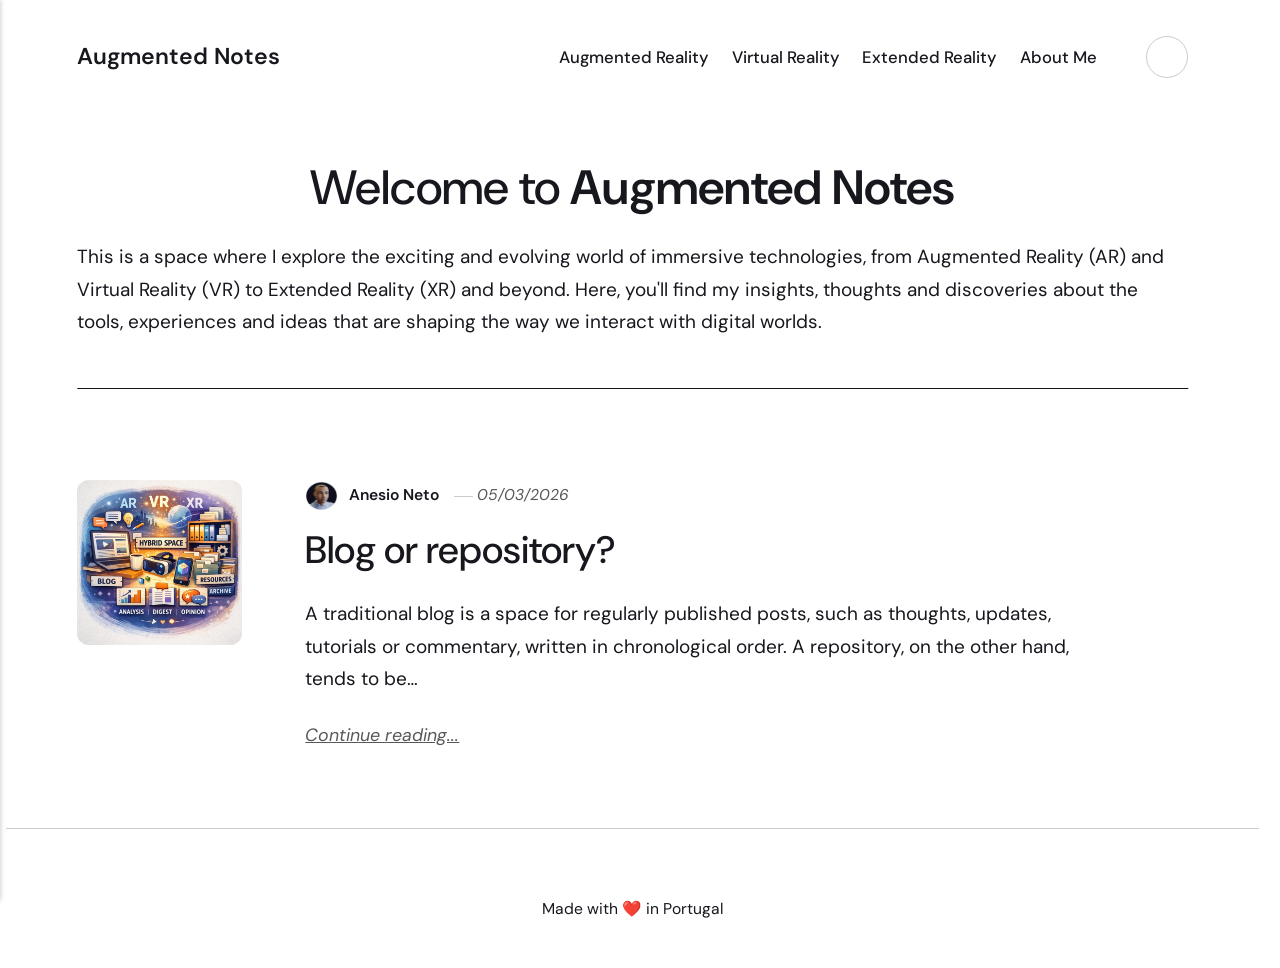
<file: index.html>
<!DOCTYPE html><html lang="en-gb"><head><meta charset="utf-8"><meta http-equiv="X-UA-Compatible" content="IE=edge"><meta name="viewport" content="width=device-width,initial-scale=1"><title>Augmented Notes</title><meta name="generator" content="Publii Open-Source CMS for Static Site"><link rel="canonical" href="https://anesioneto.github.io/"><link rel="alternate" type="application/atom+xml" href="https://anesioneto.github.io/feed.xml" title="Augmented Notes - RSS"><link rel="alternate" type="application/json" href="https://anesioneto.github.io/feed.json" title="Augmented Notes - JSON"><meta property="og:title" content="Augmented Notes"><meta property="og:site_name" content="Augmented Notes"><meta property="og:description" content=""><meta property="og:url" content="https://anesioneto.github.io/"><meta property="og:type" content="website"><link rel="preload" href="https://anesioneto.github.io/assets/dynamic/fonts/dmsans/dmsans.woff2" as="font" type="font/woff2" crossorigin><link rel="preload" href="https://anesioneto.github.io/assets/dynamic/fonts/dmsans/dmsans-italic.woff2" as="font" type="font/woff2" crossorigin><link rel="stylesheet" href="https://anesioneto.github.io/assets/css/style.css?v=a2e77a86ddac9d82e6f6103d65c61962"><script type="application/ld+json">{"@context":"http://schema.org","@type":"Organization","name":"Augmented Notes","url":"https://anesioneto.github.io/"}</script><noscript><style>img[loading] {
                    opacity: 1;
                }</style></noscript></head><body class="home-template"><header class="top js-header"><a class="logo" href="https://anesioneto.github.io/">Augmented Notes</a><nav class="navbar js-navbar"><button class="navbar__toggle js-toggle" aria-label="Menu" aria-haspopup="true" aria-expanded="false"><span class="navbar__toggle-box"><span class="navbar__toggle-inner">Menu</span></span></button><ul class="navbar__menu"><li><a href="https://anesioneto.github.io/augmented-notes-2/" target="_self">Augmented Reality</a></li><li><a href="https://anesioneto.github.io/augmented-notes-2/" target="_self">Virtual Reality</a></li><li><a href="https://anesioneto.github.io/augmented-notes-2/" target="_self">Extended Reality</a></li><li><a href="https://anesioneto.github.io/augmented-notes-2/" target="_self">About Me</a></li></ul></nav><div class="search"><div class="search__overlay js-search-overlay"><div class="wrapper search__overlay-inner"></div></div><button class="search__btn btn--icon js-search-btn" aria-label="Search"><svg height="18" width="18" role="presentation" focusable="false"><use xlink:href="https://anesioneto.github.io/assets/svg/svg-map.svg#search"/></svg></button></div></header><main><div class="hero hero--noimage"><header class="hero__content"><div class="wrapper"><h1 class="align-center">Welcome to <strong>Augmented Notes</strong></h1><p class="align-left">This is a space where I explore the exciting and evolving world of immersive technologies, from Augmented Reality (AR) and Virtual Reality (VR) to Extended Reality (XR) and beyond. Here, you'll find my insights, thoughts and discoveries about the tools, experiences and ideas that are shaping the way we interact with digital worlds. </p></div></header></div><div class="wrapper feed"><article class="feed__item"><figure class="feed__image"><img src="https://anesioneto.github.io/media/posts/3/ChatGPT-Image-Mar-5-2026-08_05_53-PM.png" srcset="https://anesioneto.github.io/media/posts/3/responsive/ChatGPT-Image-Mar-5-2026-08_05_53-PM-xs.png 640w, https://anesioneto.github.io/media/posts/3/responsive/ChatGPT-Image-Mar-5-2026-08_05_53-PM-sm.png 768w, https://anesioneto.github.io/media/posts/3/responsive/ChatGPT-Image-Mar-5-2026-08_05_53-PM-md.png 1024w" sizes="(min-width: 600px) calc(4.38vw + 143px), 87.86vw" loading="lazy" height="1024" width="1024" alt=""></figure><div class="feed__content"><header><div class="feed__meta"><img src="https://anesioneto.github.io/media/website/Avatar-Siemens.png" loading="lazy" height="631" width="550" class="feed__author-thumb" alt=""> <a href="https://anesioneto.github.io/authors/anesio-neto/" class="feed__author">Anesio Neto</a> <time datetime="2026-03-05T18:43" class="feed__date">05/03/2026</time></div><h2 class="feed__title"><a href="https://anesioneto.github.io/hello-world/">Blog or repository?</a></h2></header><p>A traditional blog is a space for regularly published posts, such as thoughts, updates, tutorials or commentary, written in chronological order. A repository, on the other hand, tends to be&hellip;</p><a href="https://anesioneto.github.io/hello-world/" class="readmore feed__readmore">Continue reading...</a></div></article></div></main><footer class="footer"><div class="wrapper"><div class="footer__copyright"><p>Made with ❤️ in Portugal</p></div><button id="backToTop" class="footer__bttop" aria-label="Back to top" title="Back to top"><svg width="20" height="20"><use xlink:href="https://anesioneto.github.io/assets/svg/svg-map.svg#toparrow"/></svg></button></div></footer><script defer="defer" src="https://anesioneto.github.io/assets/js/scripts.min.js?v=d0fc1030089a37f93a2d51bf6d07565c"></script><script>window.publiiThemeMenuConfig={mobileMenuMode:'sidebar',animationSpeed:300,submenuWidth: 'auto',doubleClickTime:500,mobileMenuExpandableSubmenus:true,relatedContainerForOverlayMenuSelector:'.top'};</script><script>var images = document.querySelectorAll('img[loading]');
        for (var i = 0; i < images.length; i++) {
            if (images[i].complete) {
                images[i].classList.add('is-loaded');
            } else {
                images[i].addEventListener('load', function () {
                    this.classList.add('is-loaded');
                }, false);
            }
        }</script></body></html>
</file>
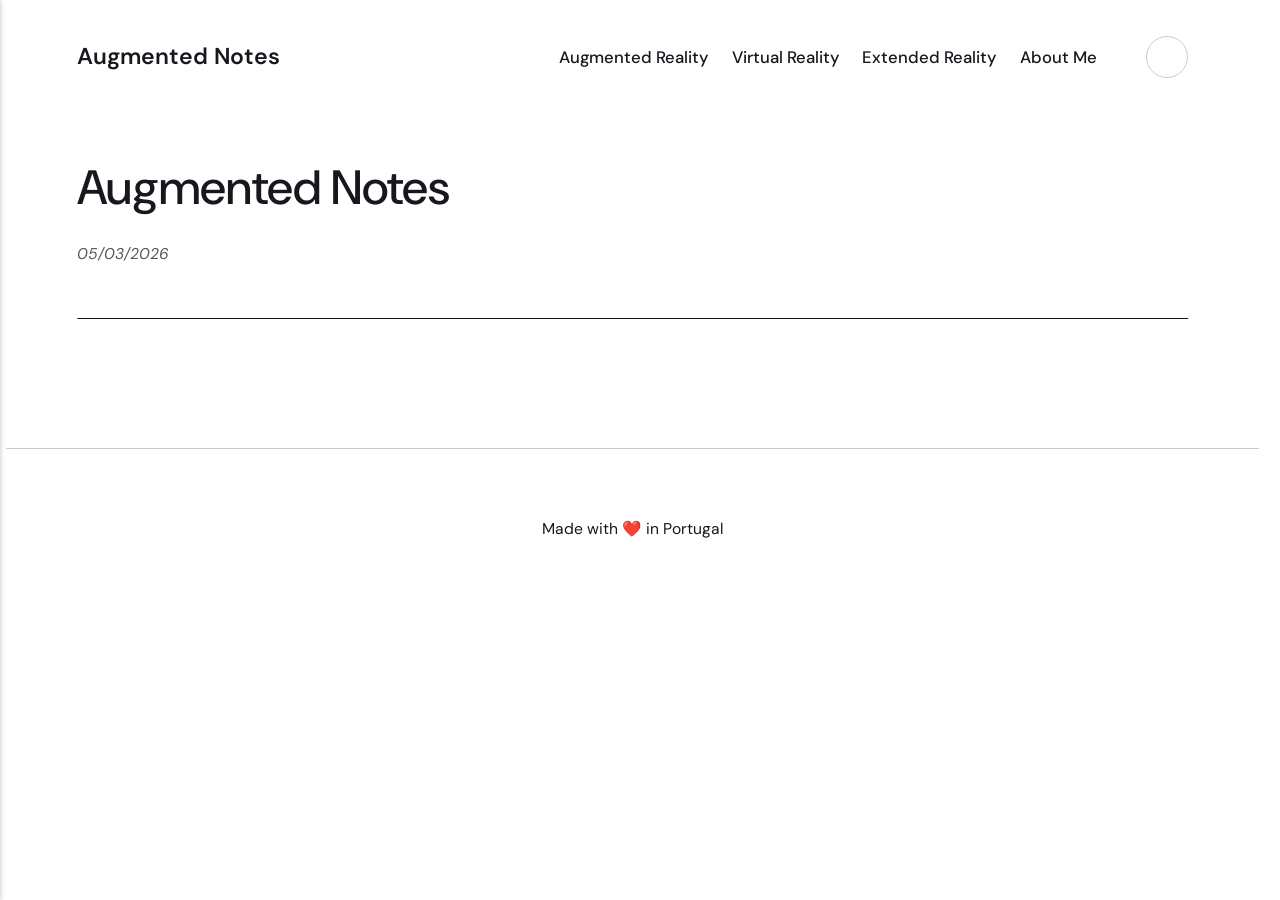
<file: augmented-notes-2/index.html>
<!DOCTYPE html><html lang="en-gb"><head><meta charset="utf-8"><meta http-equiv="X-UA-Compatible" content="IE=edge"><meta name="viewport" content="width=device-width,initial-scale=1"><title>Augmented Notes - Augmented Notes</title><meta name="generator" content="Publii Open-Source CMS for Static Site"><link rel="canonical" href="https://anesioneto.github.io/augmented-notes-2/"><link rel="alternate" type="application/atom+xml" href="https://anesioneto.github.io/feed.xml" title="Augmented Notes - RSS"><link rel="alternate" type="application/json" href="https://anesioneto.github.io/feed.json" title="Augmented Notes - JSON"><meta property="og:title" content="Augmented Notes"><meta property="og:site_name" content="Augmented Notes"><meta property="og:description" content=""><meta property="og:url" content="https://anesioneto.github.io/augmented-notes-2/"><meta property="og:type" content="article"><link rel="preload" href="https://anesioneto.github.io/assets/dynamic/fonts/dmsans/dmsans.woff2" as="font" type="font/woff2" crossorigin><link rel="preload" href="https://anesioneto.github.io/assets/dynamic/fonts/dmsans/dmsans-italic.woff2" as="font" type="font/woff2" crossorigin><link rel="stylesheet" href="https://anesioneto.github.io/assets/css/style.css?v=a2e77a86ddac9d82e6f6103d65c61962"><script type="application/ld+json">{"@context":"http://schema.org","@type":"Article","mainEntityOfPage":{"@type":"WebPage","@id":"https://anesioneto.github.io/augmented-notes-2/"},"headline":"Augmented Notes","datePublished":"2026-03-05T17:54+00:00","dateModified":"2026-03-05T18:12+00:00","description":"","author":{"@type":"Person","name":"Anesio Neto","url":"https://anesioneto.github.io/authors/anesio-neto/"},"publisher":{"@type":"Organization","name":"Anesio Neto"}}</script><noscript><style>img[loading] {
                    opacity: 1;
                }</style></noscript></head><body class="page-template"><header class="top js-header"><a class="logo" href="https://anesioneto.github.io/">Augmented Notes</a><nav class="navbar js-navbar"><button class="navbar__toggle js-toggle" aria-label="Menu" aria-haspopup="true" aria-expanded="false"><span class="navbar__toggle-box"><span class="navbar__toggle-inner">Menu</span></span></button><ul class="navbar__menu"><li class="active"><a href="https://anesioneto.github.io/augmented-notes-2/" target="_self">Augmented Reality</a></li><li class="active"><a href="https://anesioneto.github.io/augmented-notes-2/" target="_self">Virtual Reality</a></li><li class="active"><a href="https://anesioneto.github.io/augmented-notes-2/" target="_self">Extended Reality</a></li><li class="active"><a href="https://anesioneto.github.io/augmented-notes-2/" target="_self">About Me</a></li></ul></nav><div class="search"><div class="search__overlay js-search-overlay"><div class="wrapper search__overlay-inner"></div></div><button class="search__btn btn--icon js-search-btn" aria-label="Search"><svg height="18" width="18" role="presentation" focusable="false"><use xlink:href="https://anesioneto.github.io/assets/svg/svg-map.svg#search"/></svg></button></div></header><main class="page"><article class="content"><div class="hero hero--noimage"><header class="hero__content"><div class="wrapper"><h1>Augmented Notes</h1><div class="feed__meta content__meta"><time datetime="2026-03-05T17:54" class="feed__date">05/03/2026</time></div></div></header></div><div class="entry-wrapper content__entry"></div></article></main><footer class="footer"><div class="wrapper"><div class="footer__copyright"><p>Made with ❤️ in Portugal</p></div><button id="backToTop" class="footer__bttop" aria-label="Back to top" title="Back to top"><svg width="20" height="20"><use xlink:href="https://anesioneto.github.io/assets/svg/svg-map.svg#toparrow"/></svg></button></div></footer><script defer="defer" src="https://anesioneto.github.io/assets/js/scripts.min.js?v=d0fc1030089a37f93a2d51bf6d07565c"></script><script>window.publiiThemeMenuConfig={mobileMenuMode:'sidebar',animationSpeed:300,submenuWidth: 'auto',doubleClickTime:500,mobileMenuExpandableSubmenus:true,relatedContainerForOverlayMenuSelector:'.top'};</script><script>var images = document.querySelectorAll('img[loading]');
        for (var i = 0; i < images.length; i++) {
            if (images[i].complete) {
                images[i].classList.add('is-loaded');
            } else {
                images[i].addEventListener('load', function () {
                    this.classList.add('is-loaded');
                }, false);
            }
        }</script></body></html>
</file>
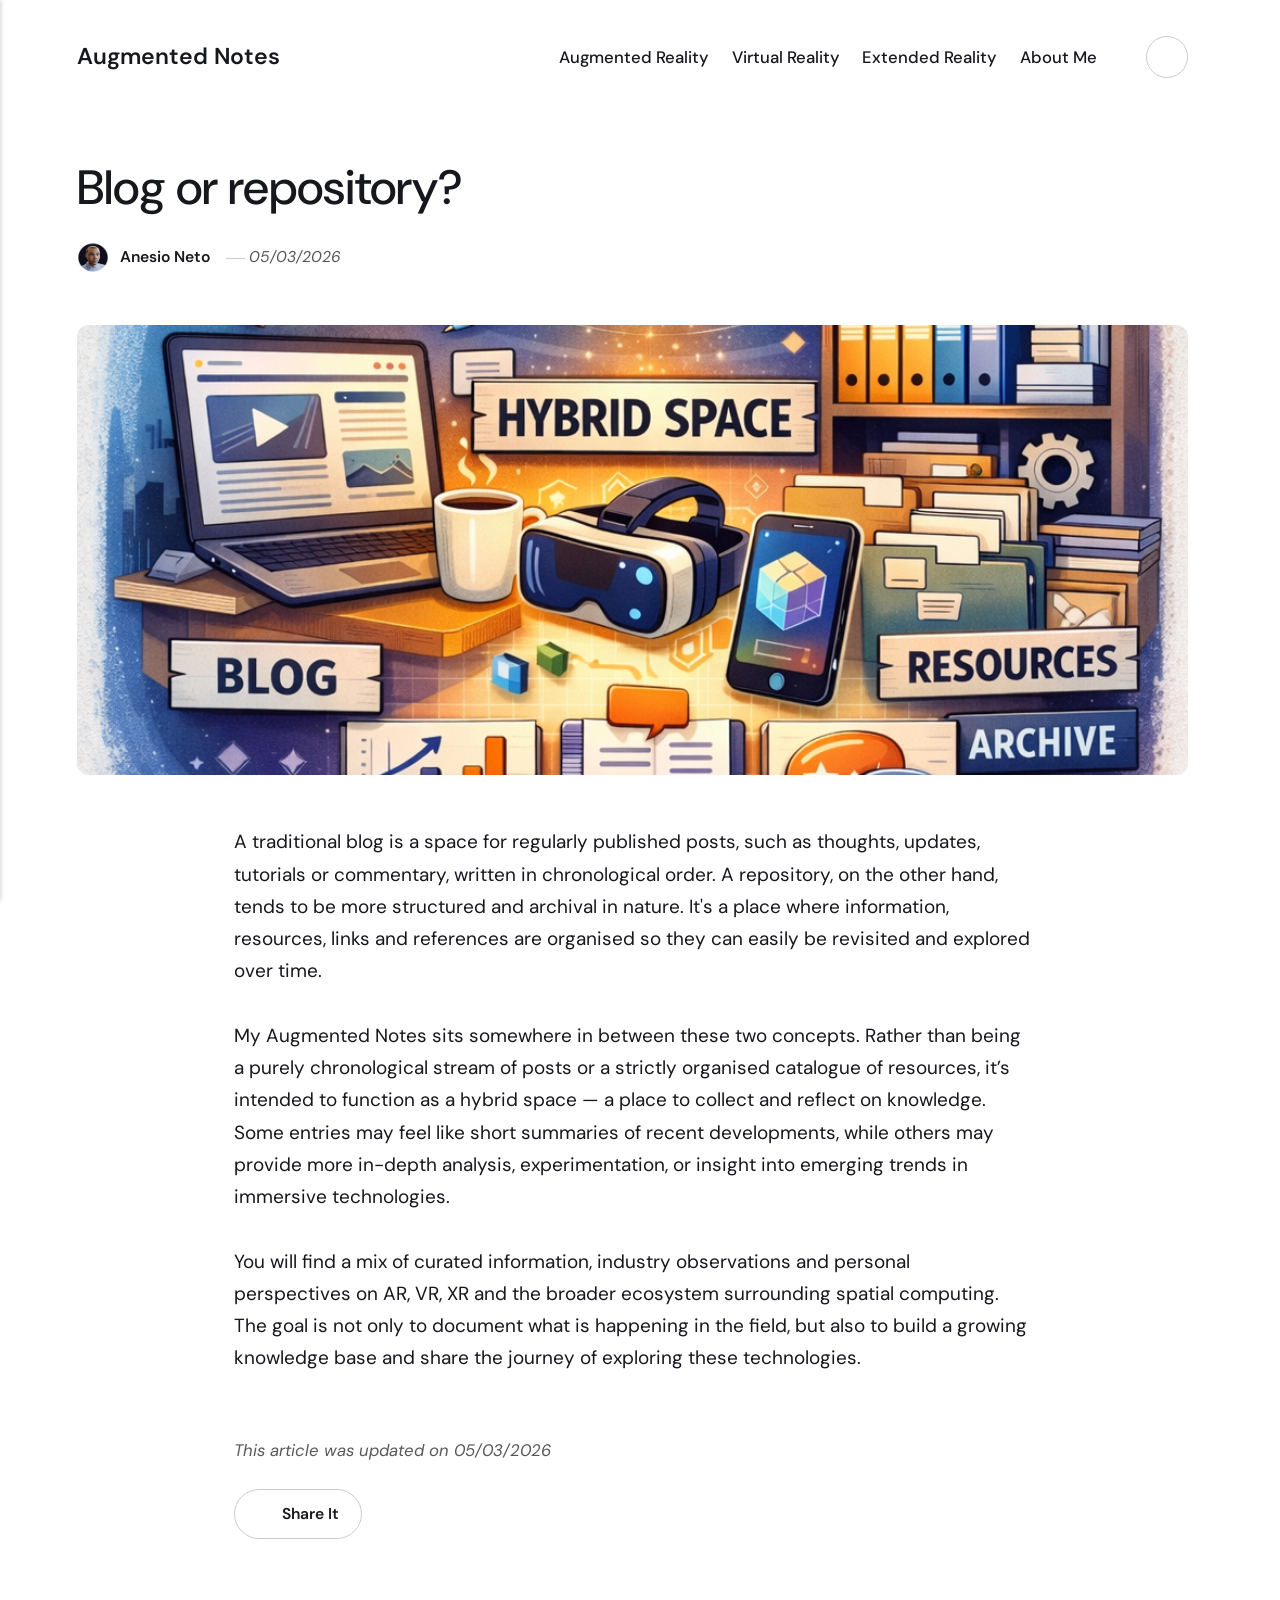
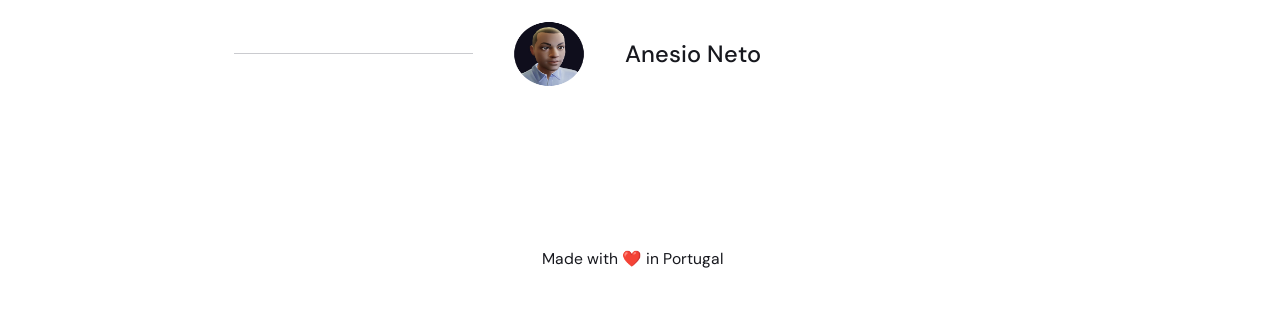
<file: hello-world/index.html>
<!DOCTYPE html><html lang="en-gb"><head><meta charset="utf-8"><meta http-equiv="X-UA-Compatible" content="IE=edge"><meta name="viewport" content="width=device-width,initial-scale=1"><title>Blog or repository? - Augmented Notes</title><meta name="description" content="A traditional blog is a space for regularly published posts, such as thoughts, updates, tutorials or commentary, written in chronological order. A repository, on the other hand, tends to be&hellip;"><meta name="generator" content="Publii Open-Source CMS for Static Site"><link rel="canonical" href="https://anesioneto.github.io/hello-world/"><link rel="alternate" type="application/atom+xml" href="https://anesioneto.github.io/feed.xml" title="Augmented Notes - RSS"><link rel="alternate" type="application/json" href="https://anesioneto.github.io/feed.json" title="Augmented Notes - JSON"><meta property="og:title" content="Blog or repository?"><meta property="og:image" content="https://anesioneto.github.io/media/posts/3/ChatGPT-Image-Mar-5-2026-08_05_53-PM.png"><meta property="og:image:width" content="1024"><meta property="og:image:height" content="1024"><meta property="og:site_name" content="Augmented Notes"><meta property="og:description" content="A traditional blog is a space for regularly published posts, such as thoughts, updates, tutorials or commentary, written in chronological order. A repository, on the other hand, tends to be&hellip;"><meta property="og:url" content="https://anesioneto.github.io/hello-world/"><meta property="og:type" content="article"><link rel="preload" href="https://anesioneto.github.io/assets/dynamic/fonts/dmsans/dmsans.woff2" as="font" type="font/woff2" crossorigin><link rel="preload" href="https://anesioneto.github.io/assets/dynamic/fonts/dmsans/dmsans-italic.woff2" as="font" type="font/woff2" crossorigin><link rel="stylesheet" href="https://anesioneto.github.io/assets/css/style.css?v=a2e77a86ddac9d82e6f6103d65c61962"><script type="application/ld+json">{"@context":"http://schema.org","@type":"Article","mainEntityOfPage":{"@type":"WebPage","@id":"https://anesioneto.github.io/hello-world/"},"headline":"Blog or repository?","datePublished":"2026-03-05T18:43+00:00","dateModified":"2026-03-05T20:06+00:00","image":{"@type":"ImageObject","url":"https://anesioneto.github.io/media/posts/3/ChatGPT-Image-Mar-5-2026-08_05_53-PM.png","height":1024,"width":1024},"description":"A traditional blog is a space for regularly published posts, such as thoughts, updates, tutorials or commentary, written in chronological order. A repository, on the other hand, tends to be&hellip;","author":{"@type":"Person","name":"Anesio Neto","url":"https://anesioneto.github.io/authors/anesio-neto/"},"publisher":{"@type":"Organization","name":"Anesio Neto"}}</script><noscript><style>img[loading] {
                    opacity: 1;
                }</style></noscript></head><body class="post-template"><header class="top js-header"><a class="logo" href="https://anesioneto.github.io/">Augmented Notes</a><nav class="navbar js-navbar"><button class="navbar__toggle js-toggle" aria-label="Menu" aria-haspopup="true" aria-expanded="false"><span class="navbar__toggle-box"><span class="navbar__toggle-inner">Menu</span></span></button><ul class="navbar__menu"><li><a href="https://anesioneto.github.io/augmented-notes-2/" target="_self">Augmented Reality</a></li><li><a href="https://anesioneto.github.io/augmented-notes-2/" target="_self">Virtual Reality</a></li><li><a href="https://anesioneto.github.io/augmented-notes-2/" target="_self">Extended Reality</a></li><li><a href="https://anesioneto.github.io/augmented-notes-2/" target="_self">About Me</a></li></ul></nav><div class="search"><div class="search__overlay js-search-overlay"><div class="wrapper search__overlay-inner"></div></div><button class="search__btn btn--icon js-search-btn" aria-label="Search"><svg height="18" width="18" role="presentation" focusable="false"><use xlink:href="https://anesioneto.github.io/assets/svg/svg-map.svg#search"/></svg></button></div></header><main class="post"><article class="content"><div class="hero"><header class="hero__content"><div class="wrapper"><h1>Blog or repository?</h1><div class="feed__meta content__meta"><img src="https://anesioneto.github.io/media/website/Avatar-Siemens.png" loading="eager" height="631" width="550" class="feed__author-thumb" alt=""> <a href="https://anesioneto.github.io/authors/anesio-neto/" class="feed__author">Anesio Neto</a> <time datetime="2026-03-05T18:43" class="feed__date">05/03/2026</time></div></div></header><figure class="hero__image"><div class="hero__image-wrapper"><img src="https://anesioneto.github.io/media/posts/3/ChatGPT-Image-Mar-5-2026-08_05_53-PM.png" srcset="https://anesioneto.github.io/media/posts/3/responsive/ChatGPT-Image-Mar-5-2026-08_05_53-PM-xs.png 640w, https://anesioneto.github.io/media/posts/3/responsive/ChatGPT-Image-Mar-5-2026-08_05_53-PM-sm.png 768w, https://anesioneto.github.io/media/posts/3/responsive/ChatGPT-Image-Mar-5-2026-08_05_53-PM-md.png 1024w, https://anesioneto.github.io/media/posts/3/responsive/ChatGPT-Image-Mar-5-2026-08_05_53-PM-lg.png 1366w, https://anesioneto.github.io/media/posts/3/responsive/ChatGPT-Image-Mar-5-2026-08_05_53-PM-xl.png 1600w, https://anesioneto.github.io/media/posts/3/responsive/ChatGPT-Image-Mar-5-2026-08_05_53-PM-2xl.png 1920w" sizes="88vw" loading="eager" height="1024" width="1024" alt=""></div></figure></div><div class="entry-wrapper content__entry"><p>A traditional blog is a space for regularly published posts, such as thoughts, updates, tutorials or commentary, written in chronological order. A repository, on the other hand, tends to be more structured and archival in nature. It's a place where information, resources, links and references are organised so they can easily be revisited and explored over time.<br><br>My Augmented Notes sits somewhere in between these two concepts. Rather than being a purely chronological stream of posts or a strictly organised catalogue of resources, it’s intended to function as a hybrid space — a place to collect and reflect on knowledge. Some entries may feel like short summaries of recent developments, while others may provide more in-depth analysis, experimentation, or insight into emerging trends in immersive technologies.<br><br>You will find a mix of curated information, industry observations and personal perspectives on AR, VR, XR and the broader ecosystem surrounding spatial computing. The goal is not only to document what is happening in the field, but also to build a growing knowledge base and share the journey of exploring these technologies.</p></div><footer class="content__footer"><div class="entry-wrapper"><p class="content__updated">This article was updated on 05/03/2026</p><div class="content__actions"><div class="content__share"><button class="btn--icon content__share-button js-content__share-button"><svg width="20" height="20" aria-hidden="true"><use xlink:href="https://anesioneto.github.io/assets/svg/svg-map.svg#share"></use></svg> <span>Share It</span></button><div class="content__share-popup js-content__share-popup"><a href="https://www.linkedin.com/sharing/share-offsite/?url=https%3A%2F%2Fanesioneto.github.io%2Fhello-world%2F" class="js-share linkedin" rel="nofollow noopener noreferrer"><svg class="icon" aria-hidden="true" focusable="false"><use xlink:href="https://anesioneto.github.io/assets/svg/svg-map.svg#linkedin"/></svg> <span>LinkedIn</span> </a><a href="https://api.whatsapp.com/send?text=Blog%20or%20repository%3F https%3A%2F%2Fanesioneto.github.io%2Fhello-world%2F" class="js-share whatsapp" rel="nofollow noopener noreferrer"><svg class="icon" aria-hidden="true" focusable="false"><use xlink:href="https://anesioneto.github.io/assets/svg/svg-map.svg#whatsapp"/></svg> <span>WhatsApp</span></a></div></div></div><div class="content__bio bio"><img src="https://anesioneto.github.io/media/website/Avatar-Siemens.png" loading="lazy" height="631" width="550" class="bio__avatar" alt=""><div><h3 class="h4 bio__name"><a href="https://anesioneto.github.io/authors/anesio-neto/" rel="author">Anesio Neto</a></h3></div></div></div></footer></article></main><footer class="footer footer--glued"><div class="wrapper"><div class="footer__copyright"><p>Made with ❤️ in Portugal</p></div><button id="backToTop" class="footer__bttop" aria-label="Back to top" title="Back to top"><svg width="20" height="20"><use xlink:href="https://anesioneto.github.io/assets/svg/svg-map.svg#toparrow"/></svg></button></div></footer><script defer="defer" src="https://anesioneto.github.io/assets/js/scripts.min.js?v=d0fc1030089a37f93a2d51bf6d07565c"></script><script>window.publiiThemeMenuConfig={mobileMenuMode:'sidebar',animationSpeed:300,submenuWidth: 'auto',doubleClickTime:500,mobileMenuExpandableSubmenus:true,relatedContainerForOverlayMenuSelector:'.top'};</script><script>var images = document.querySelectorAll('img[loading]');
        for (var i = 0; i < images.length; i++) {
            if (images[i].complete) {
                images[i].classList.add('is-loaded');
            } else {
                images[i].addEventListener('load', function () {
                    this.classList.add('is-loaded');
                }, false);
            }
        }</script></body></html>
</file>
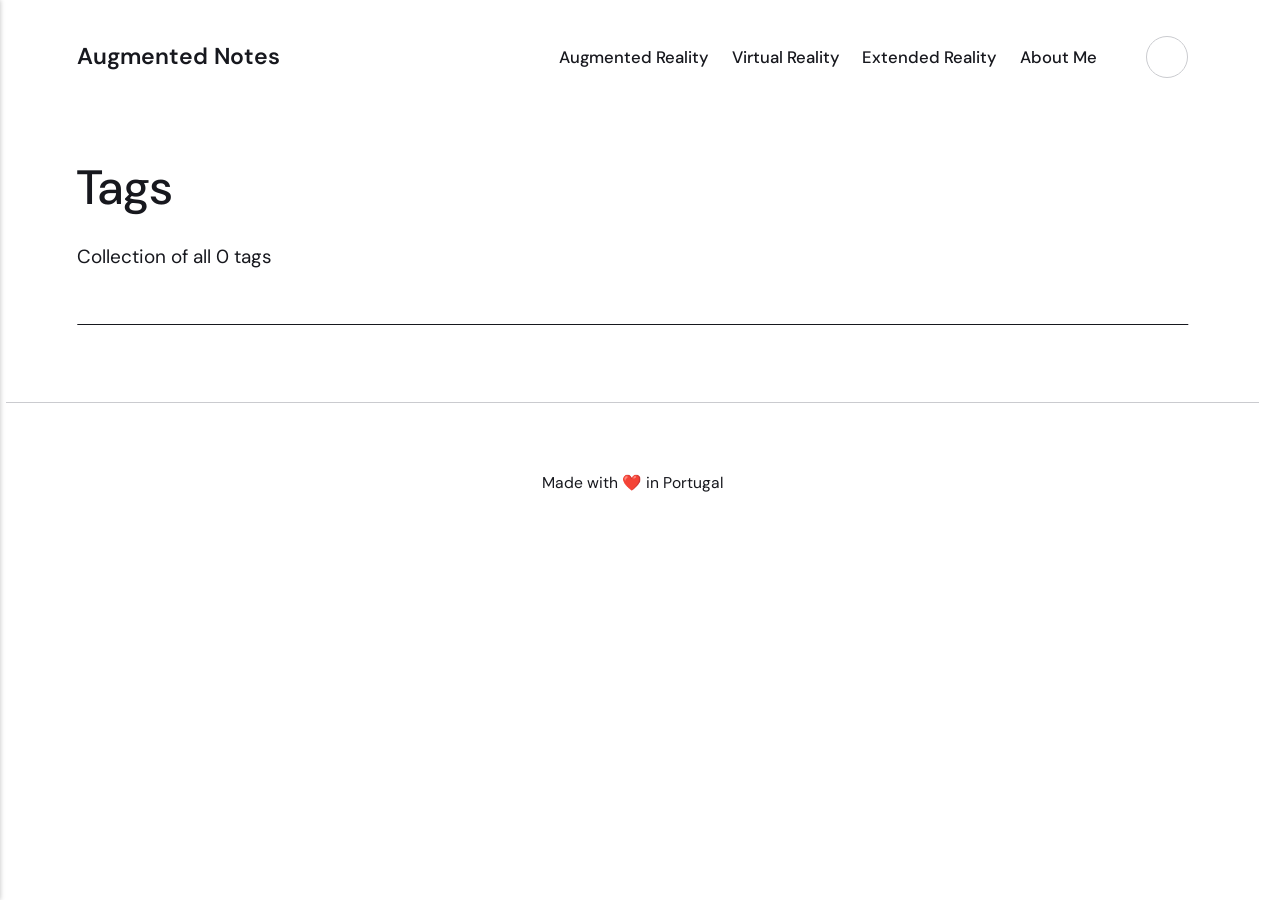
<file: tags/index.html>
<!DOCTYPE html><html lang="en-gb"><head><meta charset="utf-8"><meta http-equiv="X-UA-Compatible" content="IE=edge"><meta name="viewport" content="width=device-width,initial-scale=1"><title>All tags - Augmented Notes</title><meta name="robots" content="noindex, follow"><meta name="generator" content="Publii Open-Source CMS for Static Site"><link rel="alternate" type="application/atom+xml" href="https://anesioneto.github.io/feed.xml" title="Augmented Notes - RSS"><link rel="alternate" type="application/json" href="https://anesioneto.github.io/feed.json" title="Augmented Notes - JSON"><meta property="og:title" content="Augmented Notes"><meta property="og:site_name" content="Augmented Notes"><meta property="og:description" content=""><meta property="og:url" content="https://anesioneto.github.io/tags/"><meta property="og:type" content="website"><link rel="preload" href="https://anesioneto.github.io/assets/dynamic/fonts/dmsans/dmsans.woff2" as="font" type="font/woff2" crossorigin><link rel="preload" href="https://anesioneto.github.io/assets/dynamic/fonts/dmsans/dmsans-italic.woff2" as="font" type="font/woff2" crossorigin><link rel="stylesheet" href="https://anesioneto.github.io/assets/css/style.css?v=a2e77a86ddac9d82e6f6103d65c61962"><script type="application/ld+json">{"@context":"http://schema.org","@type":"Organization","name":"Augmented Notes","url":"https://anesioneto.github.io/"}</script><noscript><style>img[loading] {
                    opacity: 1;
                }</style></noscript></head><body class="tags-template"><header class="top js-header"><a class="logo" href="https://anesioneto.github.io/">Augmented Notes</a><nav class="navbar js-navbar"><button class="navbar__toggle js-toggle" aria-label="Menu" aria-haspopup="true" aria-expanded="false"><span class="navbar__toggle-box"><span class="navbar__toggle-inner">Menu</span></span></button><ul class="navbar__menu"><li><a href="https://anesioneto.github.io/augmented-notes-2/" target="_self">Augmented Reality</a></li><li><a href="https://anesioneto.github.io/augmented-notes-2/" target="_self">Virtual Reality</a></li><li><a href="https://anesioneto.github.io/augmented-notes-2/" target="_self">Extended Reality</a></li><li><a href="https://anesioneto.github.io/augmented-notes-2/" target="_self">About Me</a></li></ul></nav><div class="search"><div class="search__overlay js-search-overlay"><div class="wrapper search__overlay-inner"></div></div><button class="search__btn btn--icon js-search-btn" aria-label="Search"><svg height="18" width="18" role="presentation" focusable="false"><use xlink:href="https://anesioneto.github.io/assets/svg/svg-map.svg#search"/></svg></button></div></header><main class="page page--tags"><div class="hero hero--noimage"><header class="hero__content"><div class="wrapper"><h1>Tags</h1><p class="page__desc">Collection of all 0 tags</p></div></header></div><div class="wrapper"><ul class="feed feed--grid"></ul></div></main><footer class="footer"><div class="wrapper"><div class="footer__copyright"><p>Made with ❤️ in Portugal</p></div><button id="backToTop" class="footer__bttop" aria-label="Back to top" title="Back to top"><svg width="20" height="20"><use xlink:href="https://anesioneto.github.io/assets/svg/svg-map.svg#toparrow"/></svg></button></div></footer><script defer="defer" src="https://anesioneto.github.io/assets/js/scripts.min.js?v=d0fc1030089a37f93a2d51bf6d07565c"></script><script>window.publiiThemeMenuConfig={mobileMenuMode:'sidebar',animationSpeed:300,submenuWidth: 'auto',doubleClickTime:500,mobileMenuExpandableSubmenus:true,relatedContainerForOverlayMenuSelector:'.top'};</script><script>var images = document.querySelectorAll('img[loading]');
        for (var i = 0; i < images.length; i++) {
            if (images[i].complete) {
                images[i].classList.add('is-loaded');
            } else {
                images[i].addEventListener('load', function () {
                    this.classList.add('is-loaded');
                }, false);
            }
        }</script></body></html>
</file>
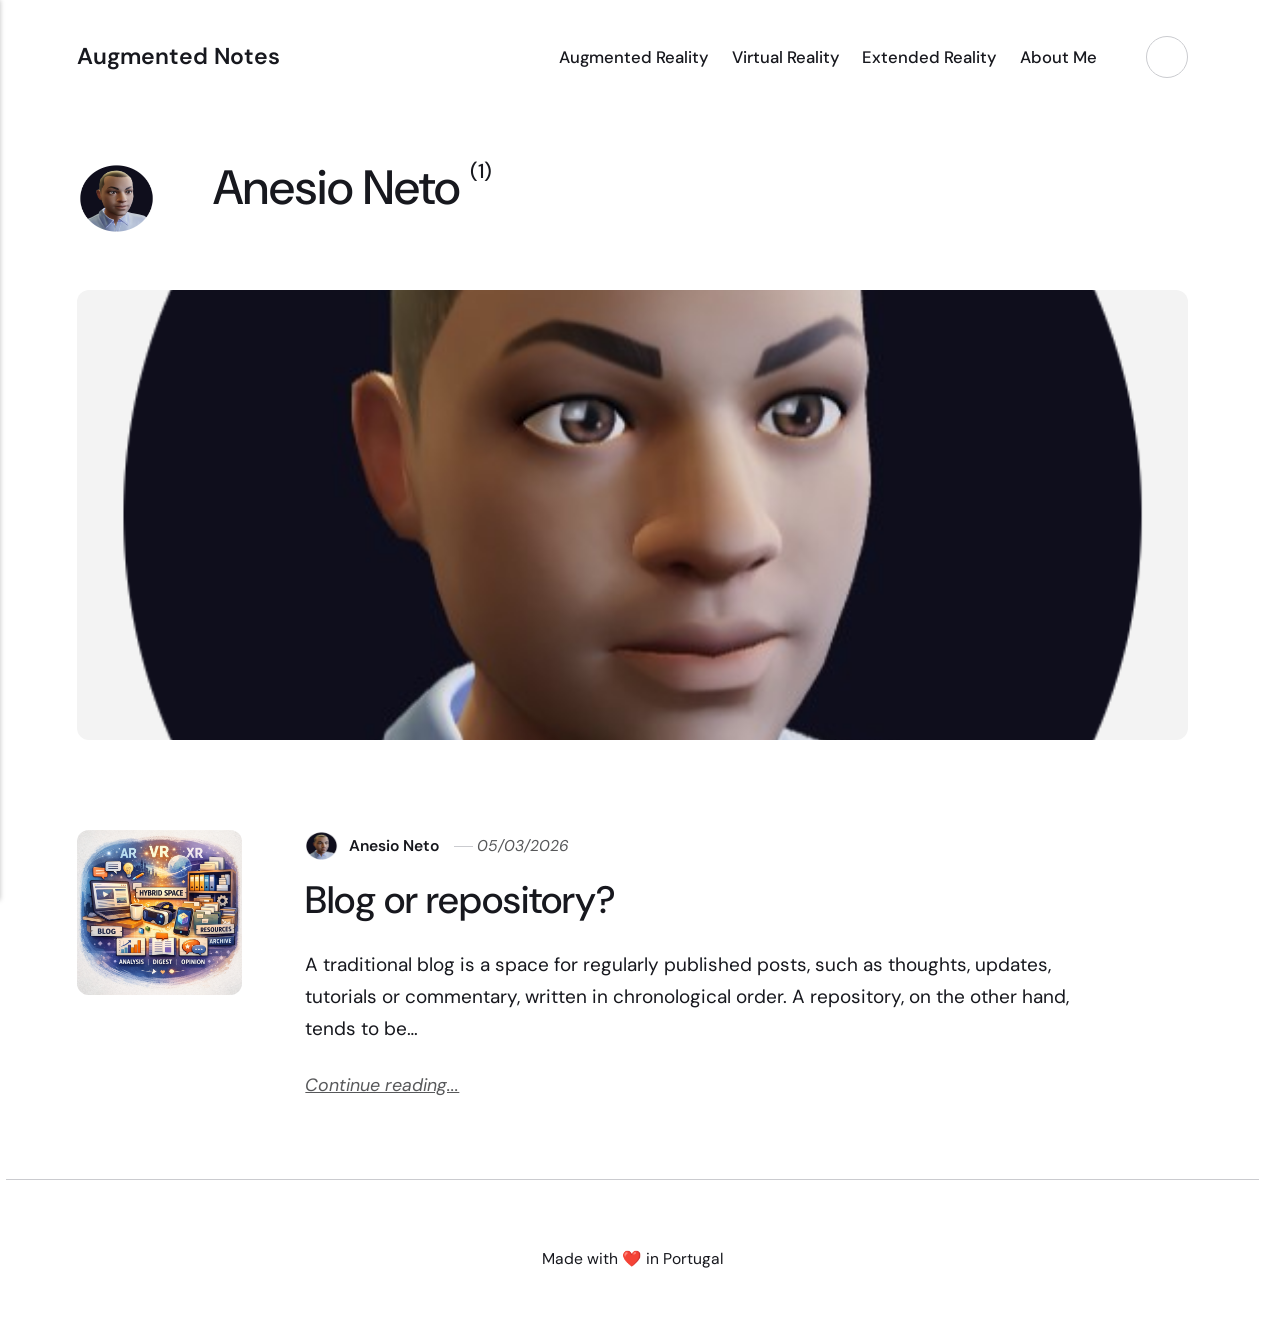
<file: authors/anesio-neto/index.html>
<!DOCTYPE html><html lang="en-gb"><head><meta charset="utf-8"><meta http-equiv="X-UA-Compatible" content="IE=edge"><meta name="viewport" content="width=device-width,initial-scale=1"><title>Author: Anesio Neto - Augmented Notes</title><meta name="robots" content="noindex, follow"><meta name="generator" content="Publii Open-Source CMS for Static Site"><link rel="alternate" type="application/atom+xml" href="https://anesioneto.github.io/feed.xml" title="Augmented Notes - RSS"><link rel="alternate" type="application/json" href="https://anesioneto.github.io/feed.json" title="Augmented Notes - JSON"><meta property="og:title" content="Anesio Neto"><meta property="og:site_name" content="Augmented Notes"><meta property="og:description" content=""><meta property="og:url" content="https://anesioneto.github.io/authors/anesio-neto/"><meta property="og:type" content="website"><link rel="preload" href="https://anesioneto.github.io/assets/dynamic/fonts/dmsans/dmsans.woff2" as="font" type="font/woff2" crossorigin><link rel="preload" href="https://anesioneto.github.io/assets/dynamic/fonts/dmsans/dmsans-italic.woff2" as="font" type="font/woff2" crossorigin><link rel="stylesheet" href="https://anesioneto.github.io/assets/css/style.css?v=a2e77a86ddac9d82e6f6103d65c61962"><script type="application/ld+json">{"@context":"http://schema.org","@type":"Organization","name":"Augmented Notes","url":"https://anesioneto.github.io/"}</script><noscript><style>img[loading] {
                    opacity: 1;
                }</style></noscript></head><body class="author-template"><header class="top js-header"><a class="logo" href="https://anesioneto.github.io/">Augmented Notes</a><nav class="navbar js-navbar"><button class="navbar__toggle js-toggle" aria-label="Menu" aria-haspopup="true" aria-expanded="false"><span class="navbar__toggle-box"><span class="navbar__toggle-inner">Menu</span></span></button><ul class="navbar__menu"><li><a href="https://anesioneto.github.io/augmented-notes-2/" target="_self">Augmented Reality</a></li><li><a href="https://anesioneto.github.io/augmented-notes-2/" target="_self">Virtual Reality</a></li><li><a href="https://anesioneto.github.io/augmented-notes-2/" target="_self">Extended Reality</a></li><li><a href="https://anesioneto.github.io/augmented-notes-2/" target="_self">About Me</a></li></ul></nav><div class="search"><div class="search__overlay js-search-overlay"><div class="wrapper search__overlay-inner"></div></div><button class="search__btn btn--icon js-search-btn" aria-label="Search"><svg height="18" width="18" role="presentation" focusable="false"><use xlink:href="https://anesioneto.github.io/assets/svg/svg-map.svg#search"/></svg></button></div></header><main class="page page--author"><div class="hero"><header class="hero__content"><div class="wrapper page--author__wrapper"><img src="https://anesioneto.github.io/media/website/Avatar-Siemens.png" loading="lazy" height="631" width="550" class="page--author__avatar" alt="Anesio Neto"><div><h1>Anesio Neto <sup>(1)</sup></h1></div></div></header><figure class="hero__image"><div class="hero__image-wrapper"><img src="https://anesioneto.github.io/media/authors/1/Avatar-Siemens.png" srcset="https://anesioneto.github.io/media/authors/1/responsive/Avatar-Siemens-xs.png 640w, https://anesioneto.github.io/media/authors/1/responsive/Avatar-Siemens-sm.png 768w, https://anesioneto.github.io/media/authors/1/responsive/Avatar-Siemens-md.png 1024w, https://anesioneto.github.io/media/authors/1/responsive/Avatar-Siemens-lg.png 1366w, https://anesioneto.github.io/media/authors/1/responsive/Avatar-Siemens-xl.png 1600w, https://anesioneto.github.io/media/authors/1/responsive/Avatar-Siemens-2xl.png 1920w" sizes="88vw" loading="eager" height="631" width="550" alt=""></div></figure></div><div class="wrapper feed"><article class="feed__item"><figure class="feed__image"><img src="https://anesioneto.github.io/media/posts/3/ChatGPT-Image-Mar-5-2026-08_05_53-PM.png" srcset="https://anesioneto.github.io/media/posts/3/responsive/ChatGPT-Image-Mar-5-2026-08_05_53-PM-xs.png 640w, https://anesioneto.github.io/media/posts/3/responsive/ChatGPT-Image-Mar-5-2026-08_05_53-PM-sm.png 768w, https://anesioneto.github.io/media/posts/3/responsive/ChatGPT-Image-Mar-5-2026-08_05_53-PM-md.png 1024w" sizes="(min-width: 600px) calc(4.38vw + 143px), 87.86vw" loading="lazy" height="1024" width="1024" alt=""></figure><div class="feed__content"><header><div class="feed__meta"><img src="https://anesioneto.github.io/media/website/Avatar-Siemens.png" loading="lazy" height="631" width="550" class="feed__author-thumb" alt=""> <a href="https://anesioneto.github.io/authors/anesio-neto/" class="feed__author">Anesio Neto</a> <time datetime="2026-03-05T18:43" class="feed__date">05/03/2026</time></div><h2 class="feed__title"><a href="https://anesioneto.github.io/hello-world/">Blog or repository?</a></h2></header><p>A traditional blog is a space for regularly published posts, such as thoughts, updates, tutorials or commentary, written in chronological order. A repository, on the other hand, tends to be&hellip;</p><a href="https://anesioneto.github.io/hello-world/" class="readmore feed__readmore">Continue reading...</a></div></article></div></main><footer class="footer"><div class="wrapper"><div class="footer__copyright"><p>Made with ❤️ in Portugal</p></div><button id="backToTop" class="footer__bttop" aria-label="Back to top" title="Back to top"><svg width="20" height="20"><use xlink:href="https://anesioneto.github.io/assets/svg/svg-map.svg#toparrow"/></svg></button></div></footer><script defer="defer" src="https://anesioneto.github.io/assets/js/scripts.min.js?v=d0fc1030089a37f93a2d51bf6d07565c"></script><script>window.publiiThemeMenuConfig={mobileMenuMode:'sidebar',animationSpeed:300,submenuWidth: 'auto',doubleClickTime:500,mobileMenuExpandableSubmenus:true,relatedContainerForOverlayMenuSelector:'.top'};</script><script>var images = document.querySelectorAll('img[loading]');
        for (var i = 0; i < images.length; i++) {
            if (images[i].complete) {
                images[i].classList.add('is-loaded');
            } else {
                images[i].addEventListener('load', function () {
                    this.classList.add('is-loaded');
                }, false);
            }
        }</script></body></html>
</file>
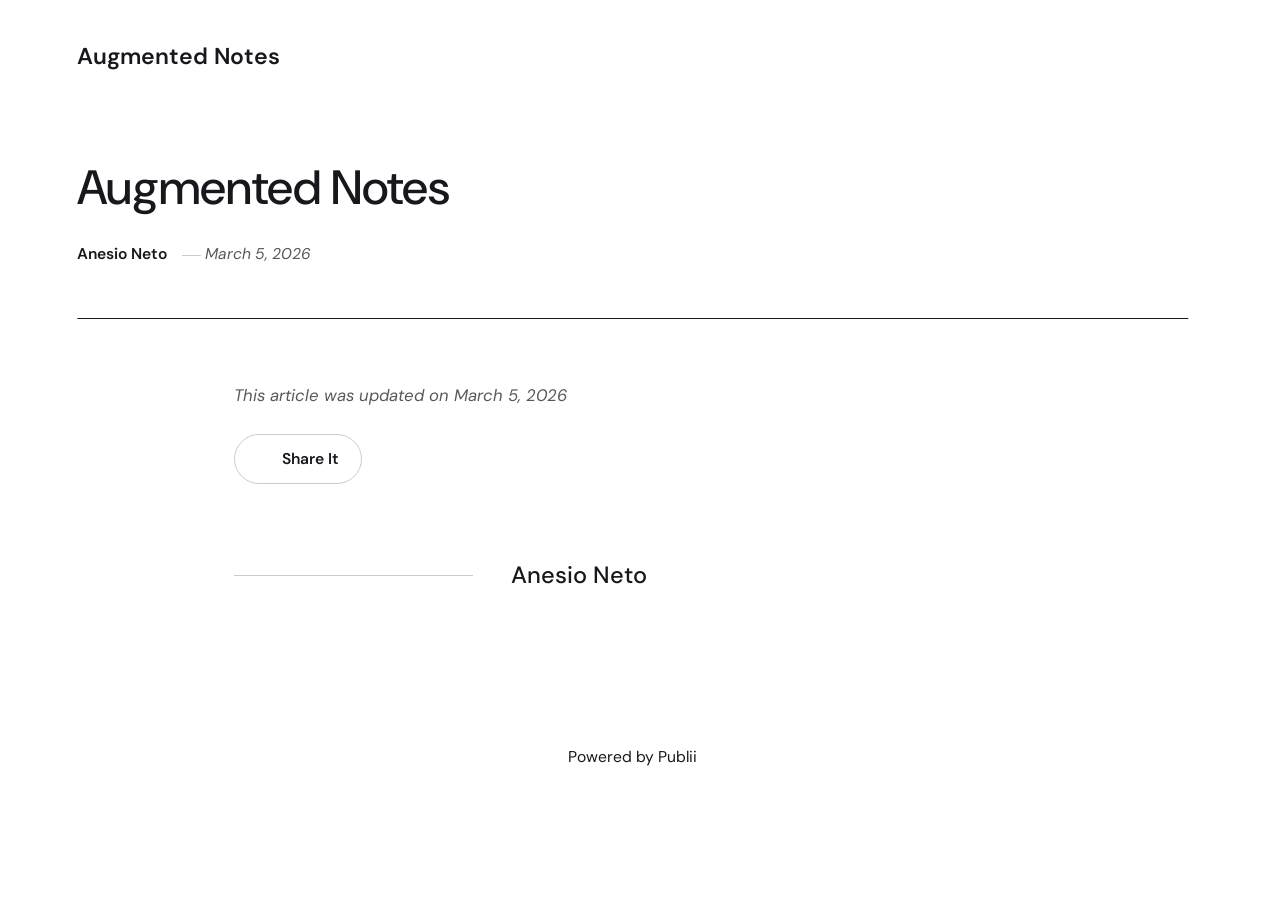
<file: augmented-notes.html>
<!DOCTYPE html><html lang="en-gb"><head><meta charset="utf-8"><meta http-equiv="X-UA-Compatible" content="IE=edge"><meta name="viewport" content="width=device-width,initial-scale=1"><title>Augmented Notes - Augmented Notes</title><meta name="generator" content="Publii Open-Source CMS for Static Site"><link rel="canonical" href="https://anesioneto.github.io/augmented-notes.html"><link rel="alternate" type="application/atom+xml" href="https://anesioneto.github.io/feed.xml" title="Augmented Notes - RSS"><link rel="alternate" type="application/json" href="https://anesioneto.github.io/feed.json" title="Augmented Notes - JSON"><meta property="og:title" content="Augmented Notes"><meta property="og:site_name" content="Augmented Notes"><meta property="og:description" content=""><meta property="og:url" content="https://anesioneto.github.io/augmented-notes.html"><meta property="og:type" content="article"><link rel="stylesheet" href="https://anesioneto.github.io/assets/css/style.css?v=2110fdcc9616a96348b5f5ad11c64055"><script type="application/ld+json">{"@context":"http://schema.org","@type":"Article","mainEntityOfPage":{"@type":"WebPage","@id":"https://anesioneto.github.io/augmented-notes.html"},"headline":"Augmented Notes","datePublished":"2026-03-05T13:37+00:00","dateModified":"2026-03-05T16:41+00:00","description":"","author":{"@type":"Person","name":"Anesio Neto","url":"https://anesioneto.github.io/authors/anesio-neto/"},"publisher":{"@type":"Organization","name":"Anesio Neto"}}</script><noscript><style>img[loading] {
                    opacity: 1;
                }</style></noscript></head><body class="post-template"><header class="top js-header"><a class="logo" href="https://anesioneto.github.io/">Augmented Notes</a></header><main class="post"><article class="content"><div class="hero hero--noimage"><header class="hero__content"><div class="wrapper"><h1>Augmented Notes</h1><div class="feed__meta content__meta"><a href="https://anesioneto.github.io/authors/anesio-neto/" class="feed__author">Anesio Neto</a> <time datetime="2026-03-05T13:37" class="feed__date">March 5, 2026</time></div></div></header></div><div class="entry-wrapper content__entry"></div><footer class="content__footer"><div class="entry-wrapper"><p class="content__updated">This article was updated on March 5, 2026</p><div class="content__actions"><div class="content__share"><button class="btn--icon content__share-button js-content__share-button"><svg width="20" height="20" aria-hidden="true"><use xlink:href="https://anesioneto.github.io/assets/svg/svg-map.svg#share"></use></svg> <span>Share It</span></button><div class="content__share-popup js-content__share-popup"></div></div></div><div class="content__bio bio"><div><h3 class="h4 bio__name"><a href="https://anesioneto.github.io/authors/anesio-neto/" rel="author">Anesio Neto</a></h3></div></div></div></footer></article></main><footer class="footer footer--glued"><div class="wrapper"><div class="footer__copyright">Powered by Publii</div><button id="backToTop" class="footer__bttop" aria-label="Back to top" title="Back to top"><svg width="20" height="20"><use xlink:href="https://anesioneto.github.io/assets/svg/svg-map.svg#toparrow"/></svg></button></div></footer><script defer="defer" src="https://anesioneto.github.io/assets/js/scripts.min.js?v=d0fc1030089a37f93a2d51bf6d07565c"></script><script>window.publiiThemeMenuConfig={mobileMenuMode:'sidebar',animationSpeed:300,submenuWidth: 'auto',doubleClickTime:500,mobileMenuExpandableSubmenus:true,relatedContainerForOverlayMenuSelector:'.top'};</script><script>var images = document.querySelectorAll('img[loading]');
        for (var i = 0; i < images.length; i++) {
            if (images[i].complete) {
                images[i].classList.add('is-loaded');
            } else {
                images[i].addEventListener('load', function () {
                    this.classList.add('is-loaded');
                }, false);
            }
        }</script></body></html>
</file>
